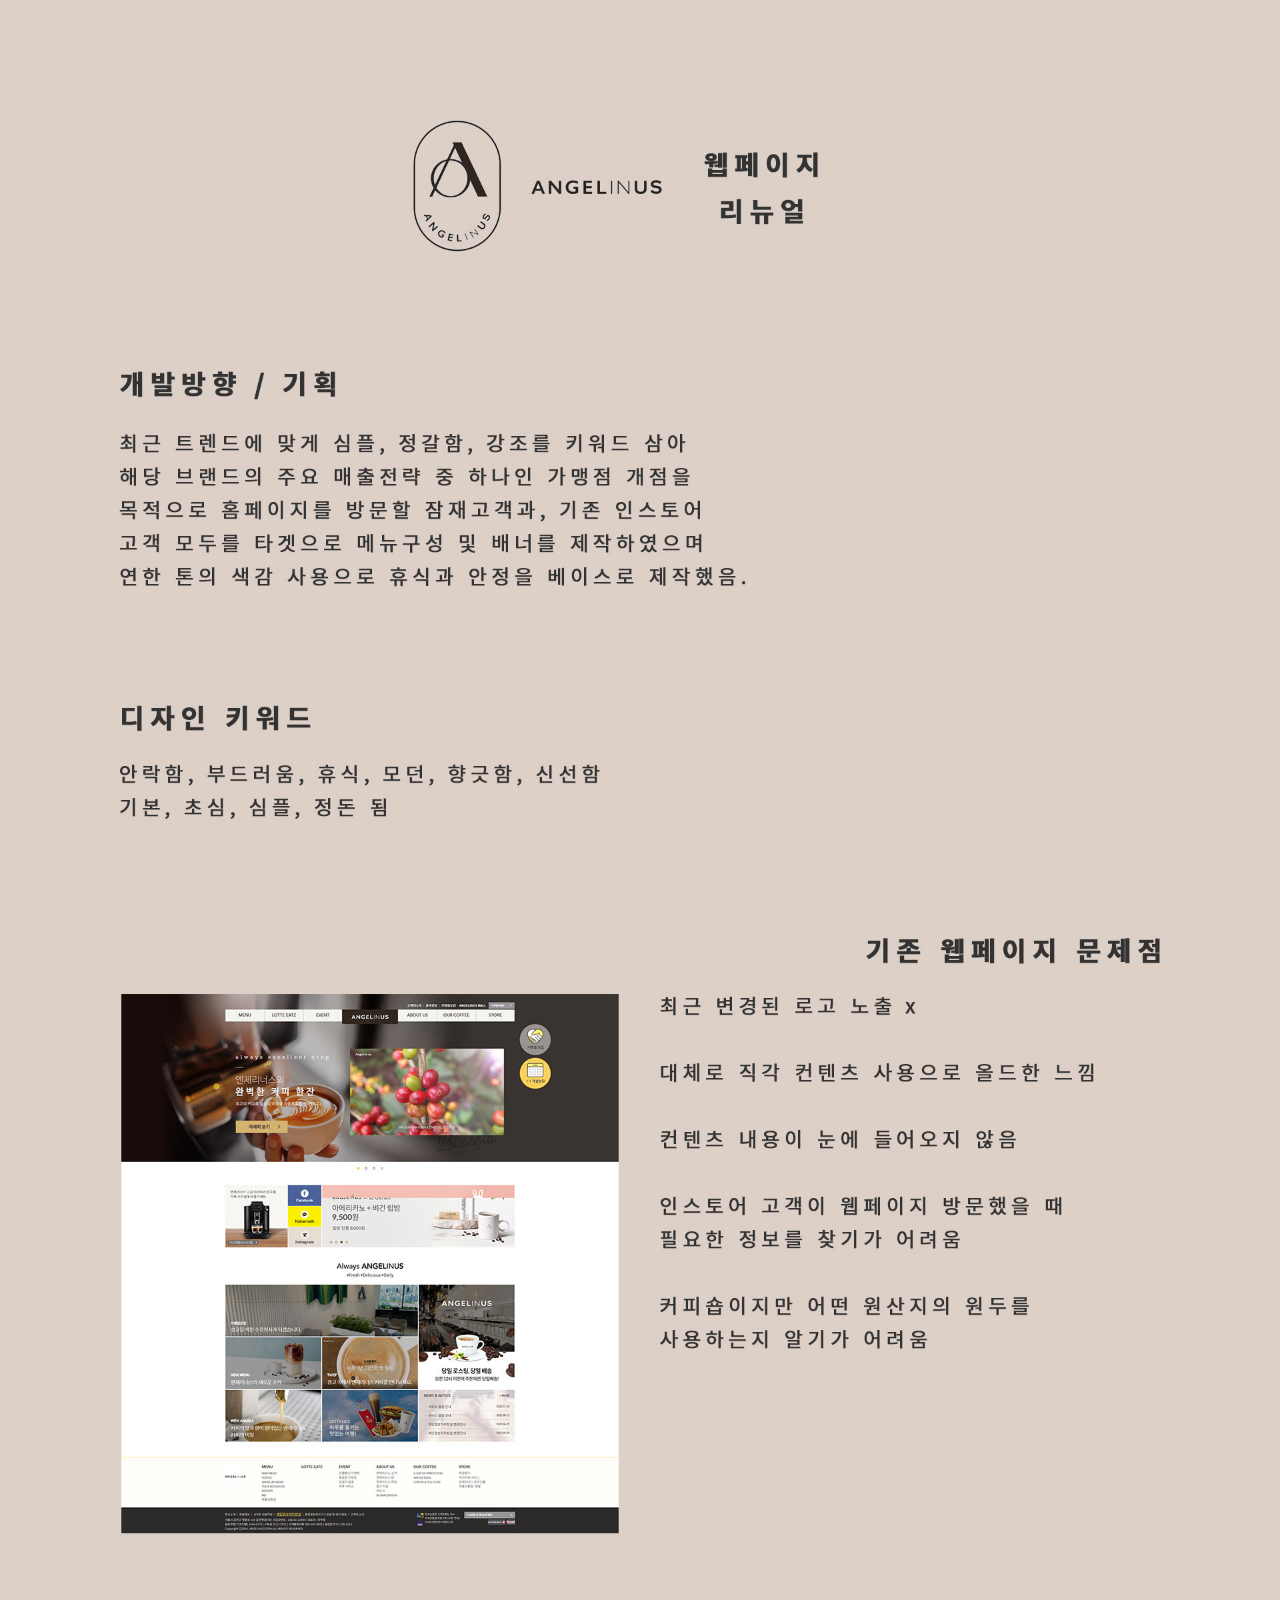
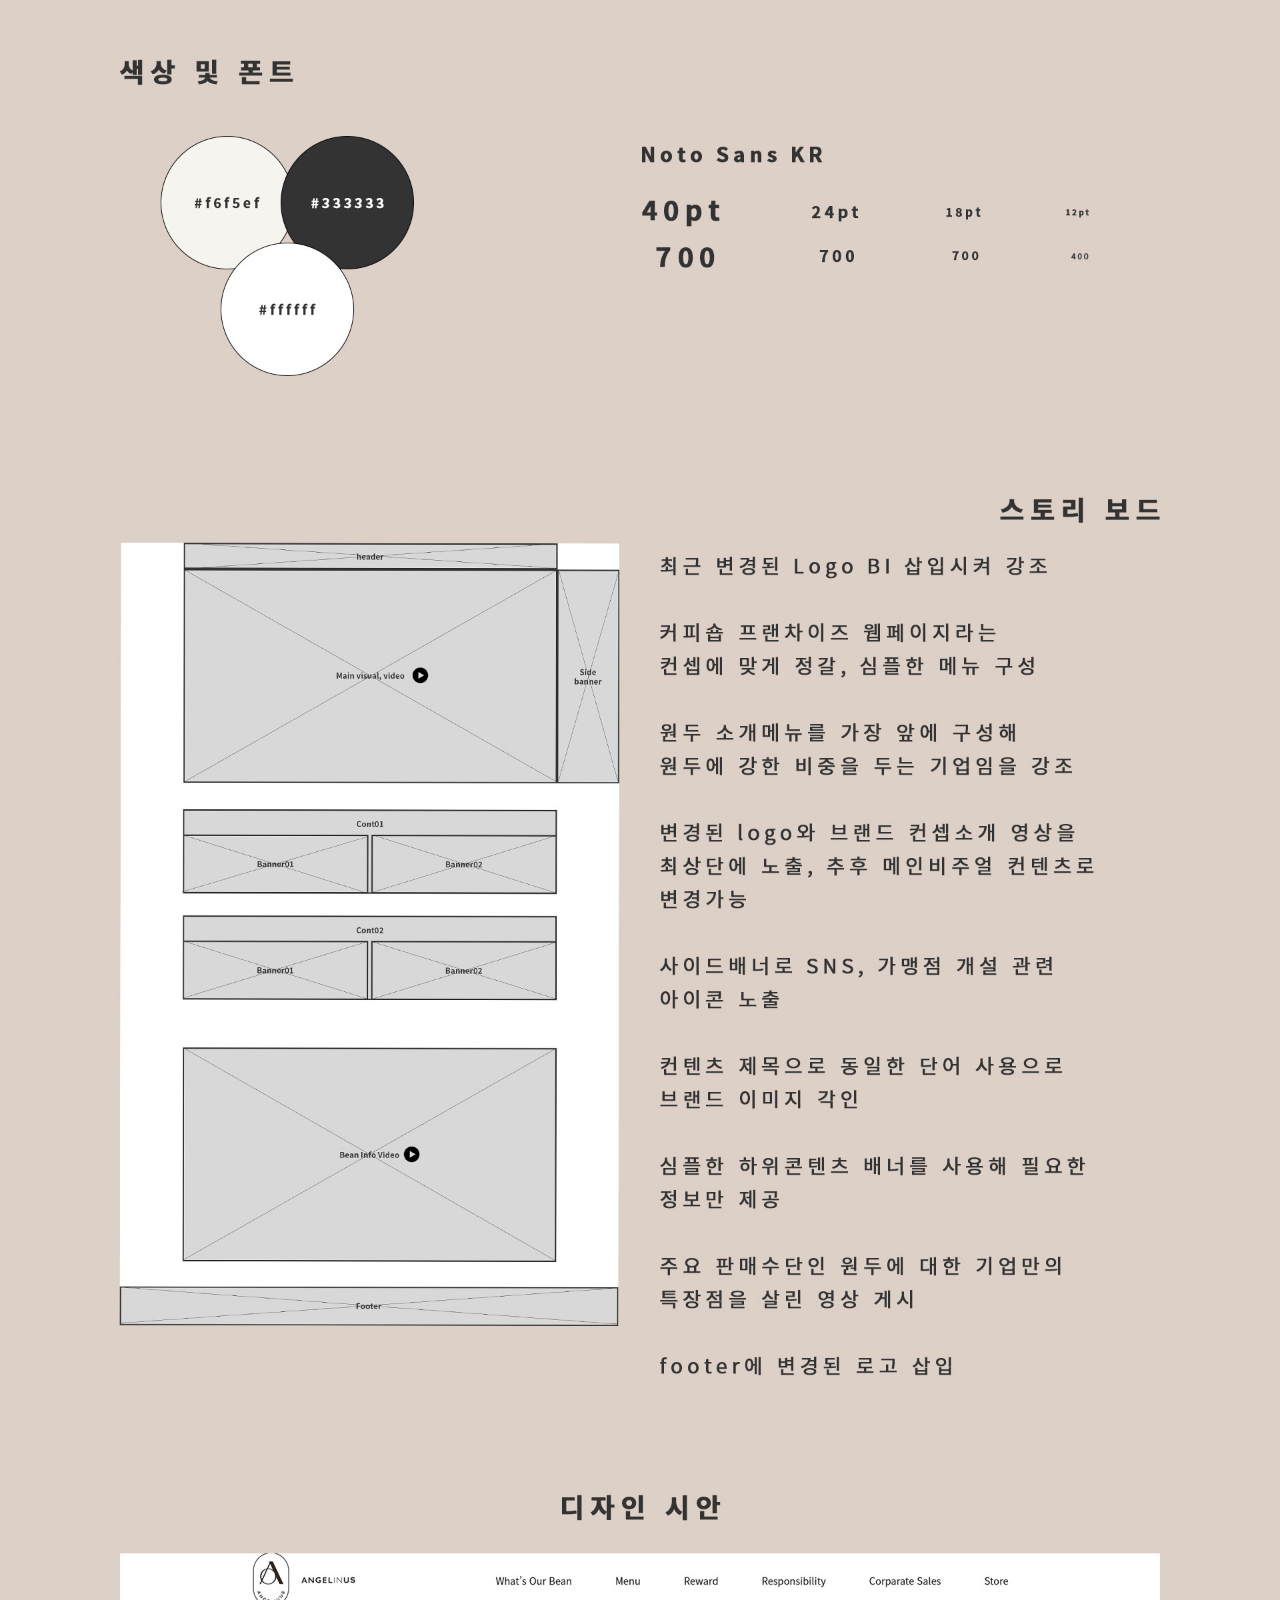
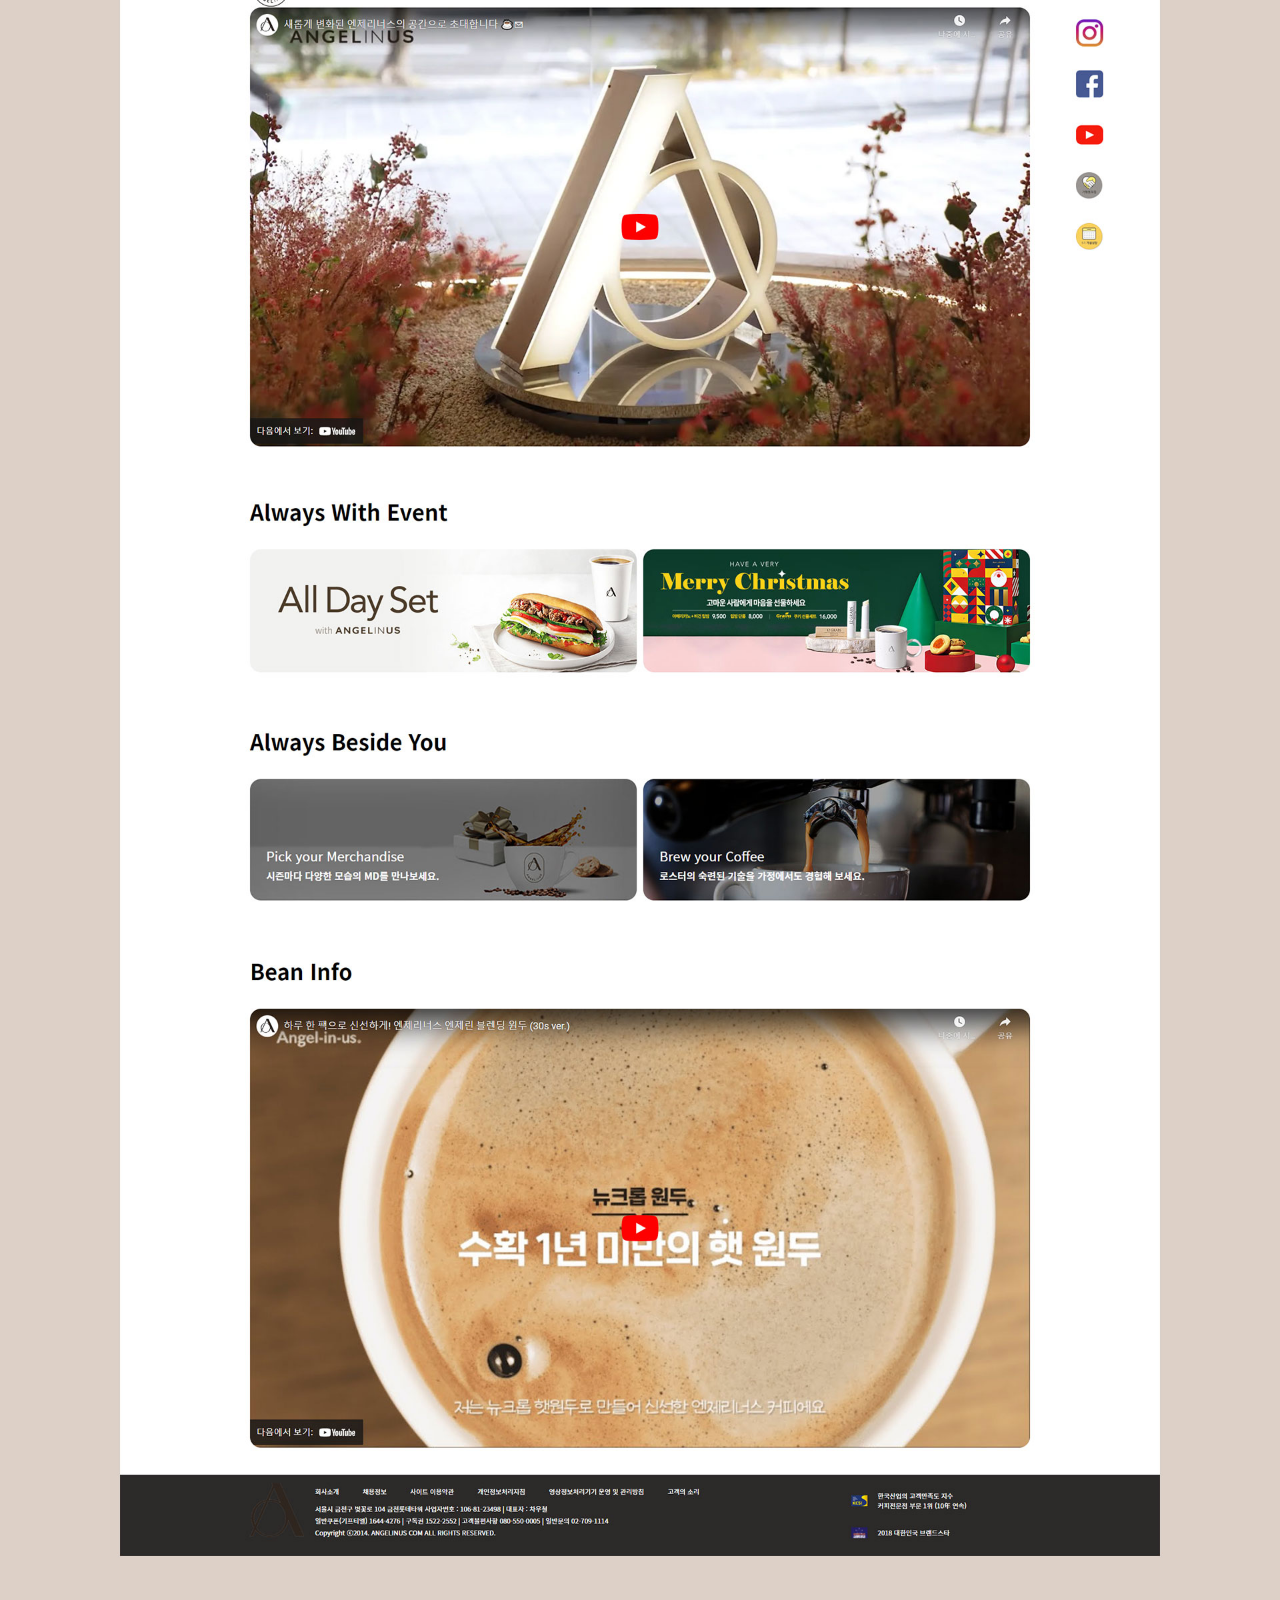
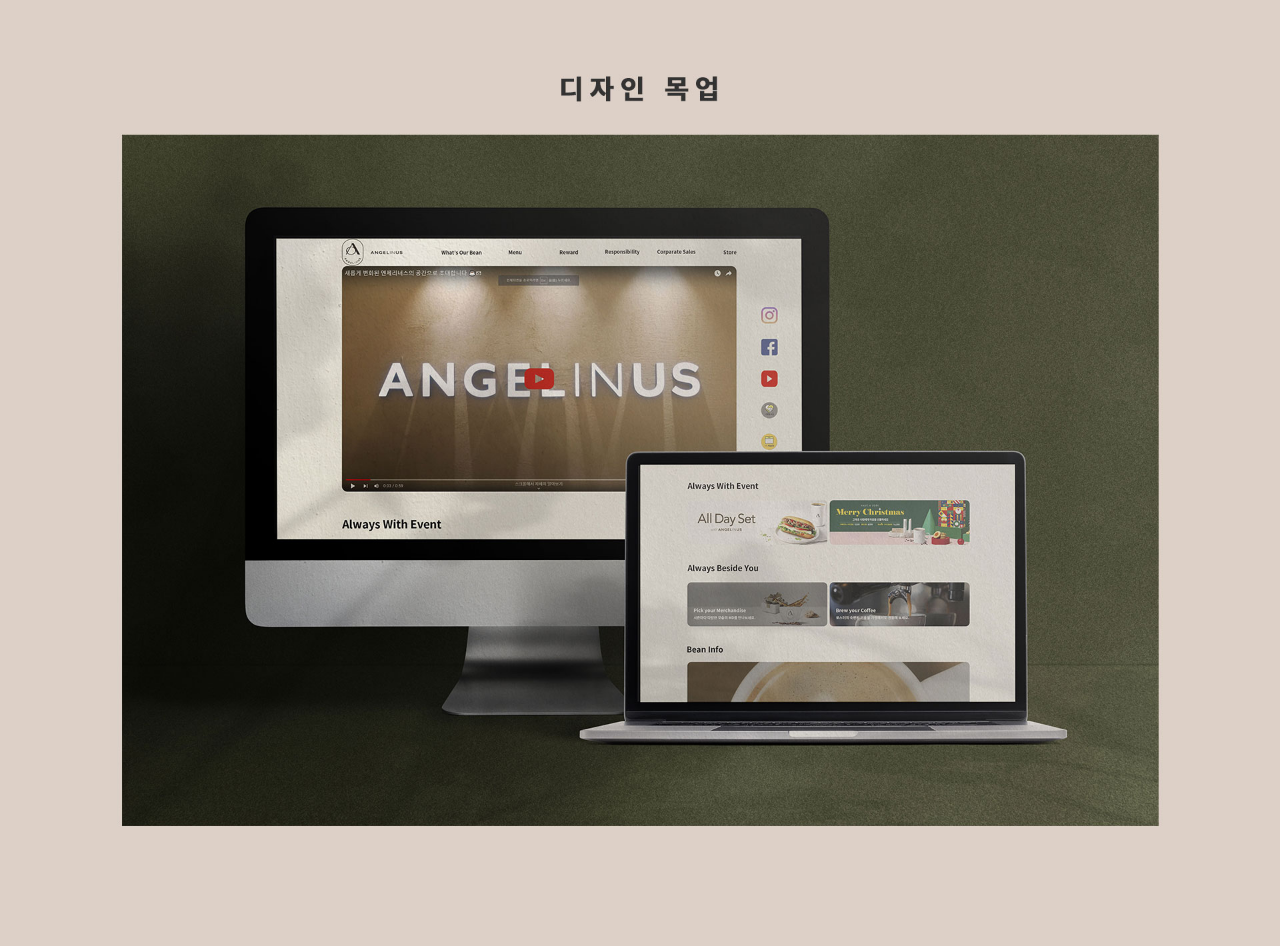
<file: img/web_contents_proposal/angelinus_renewal.html>
<!DOCTYPE html>
<html lang="ko">
<head>
    <meta charset="UTF-8">
    <meta http-equiv="X-UA-Compatible" content="IE=edge">
    <meta name="viewport" content="width=device-width, initial-scale=1.0">
    <title>엔제리너스 리뉴얼 기획서</title>
    <style>
        *{
            margin: 0;
            padding: 0;
        }
        div img{
            width: 100%;
        }
    </style>
</head>
<body>
    <div>
        <img src="img/angelinus.jpg" alt="">
    </div>
</body>
</html>
</file>
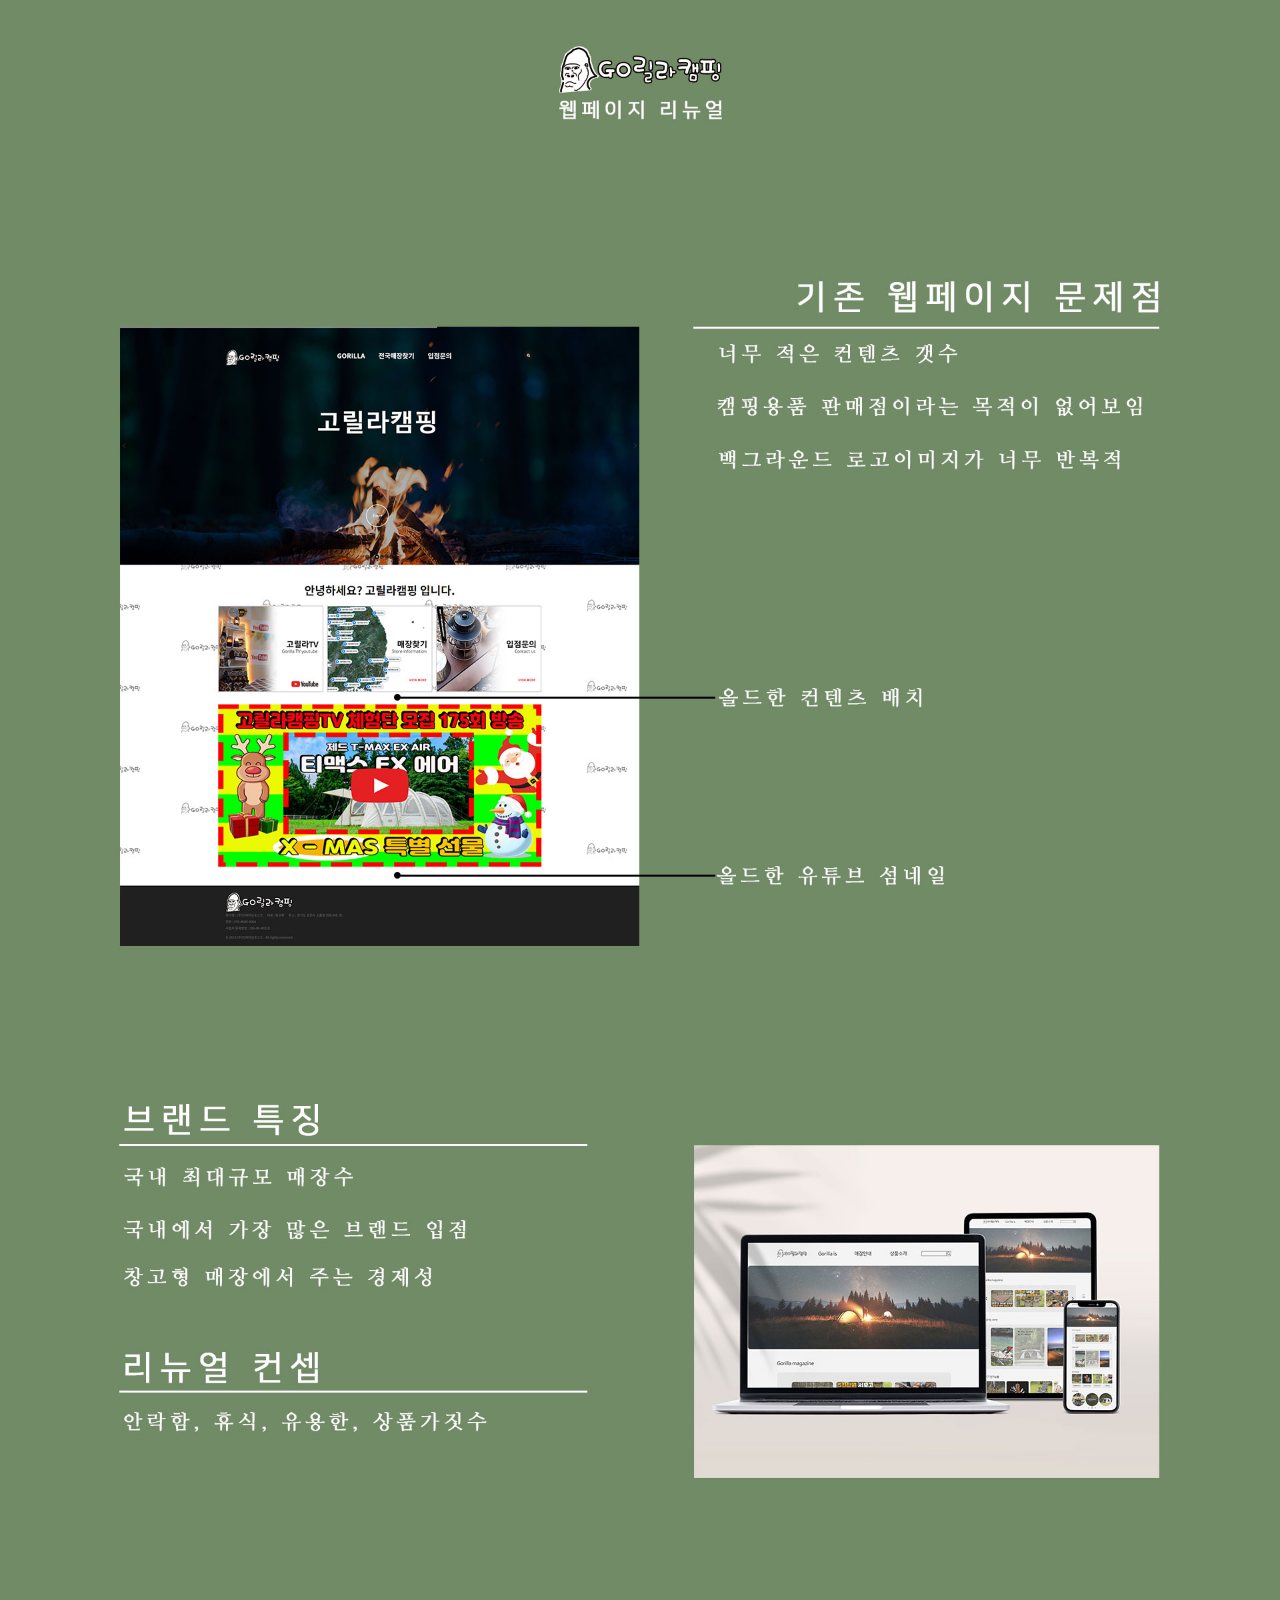
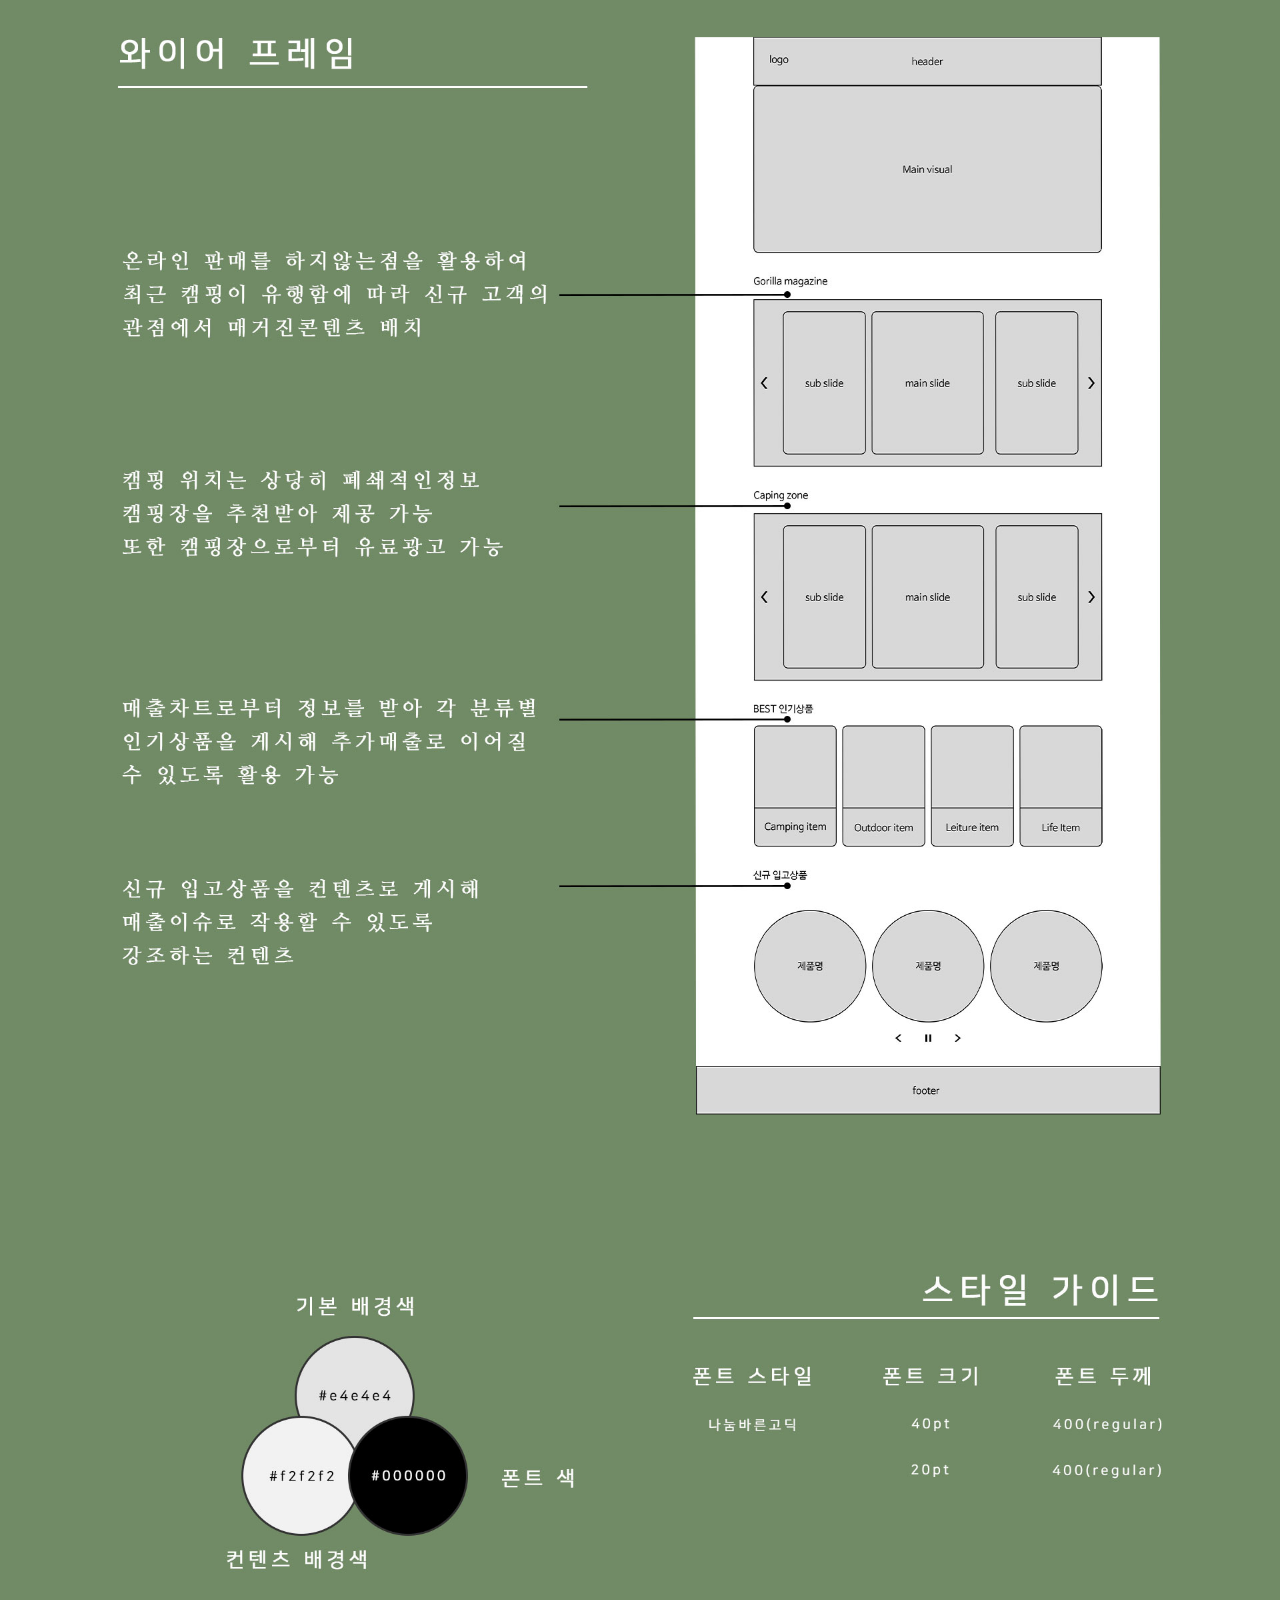
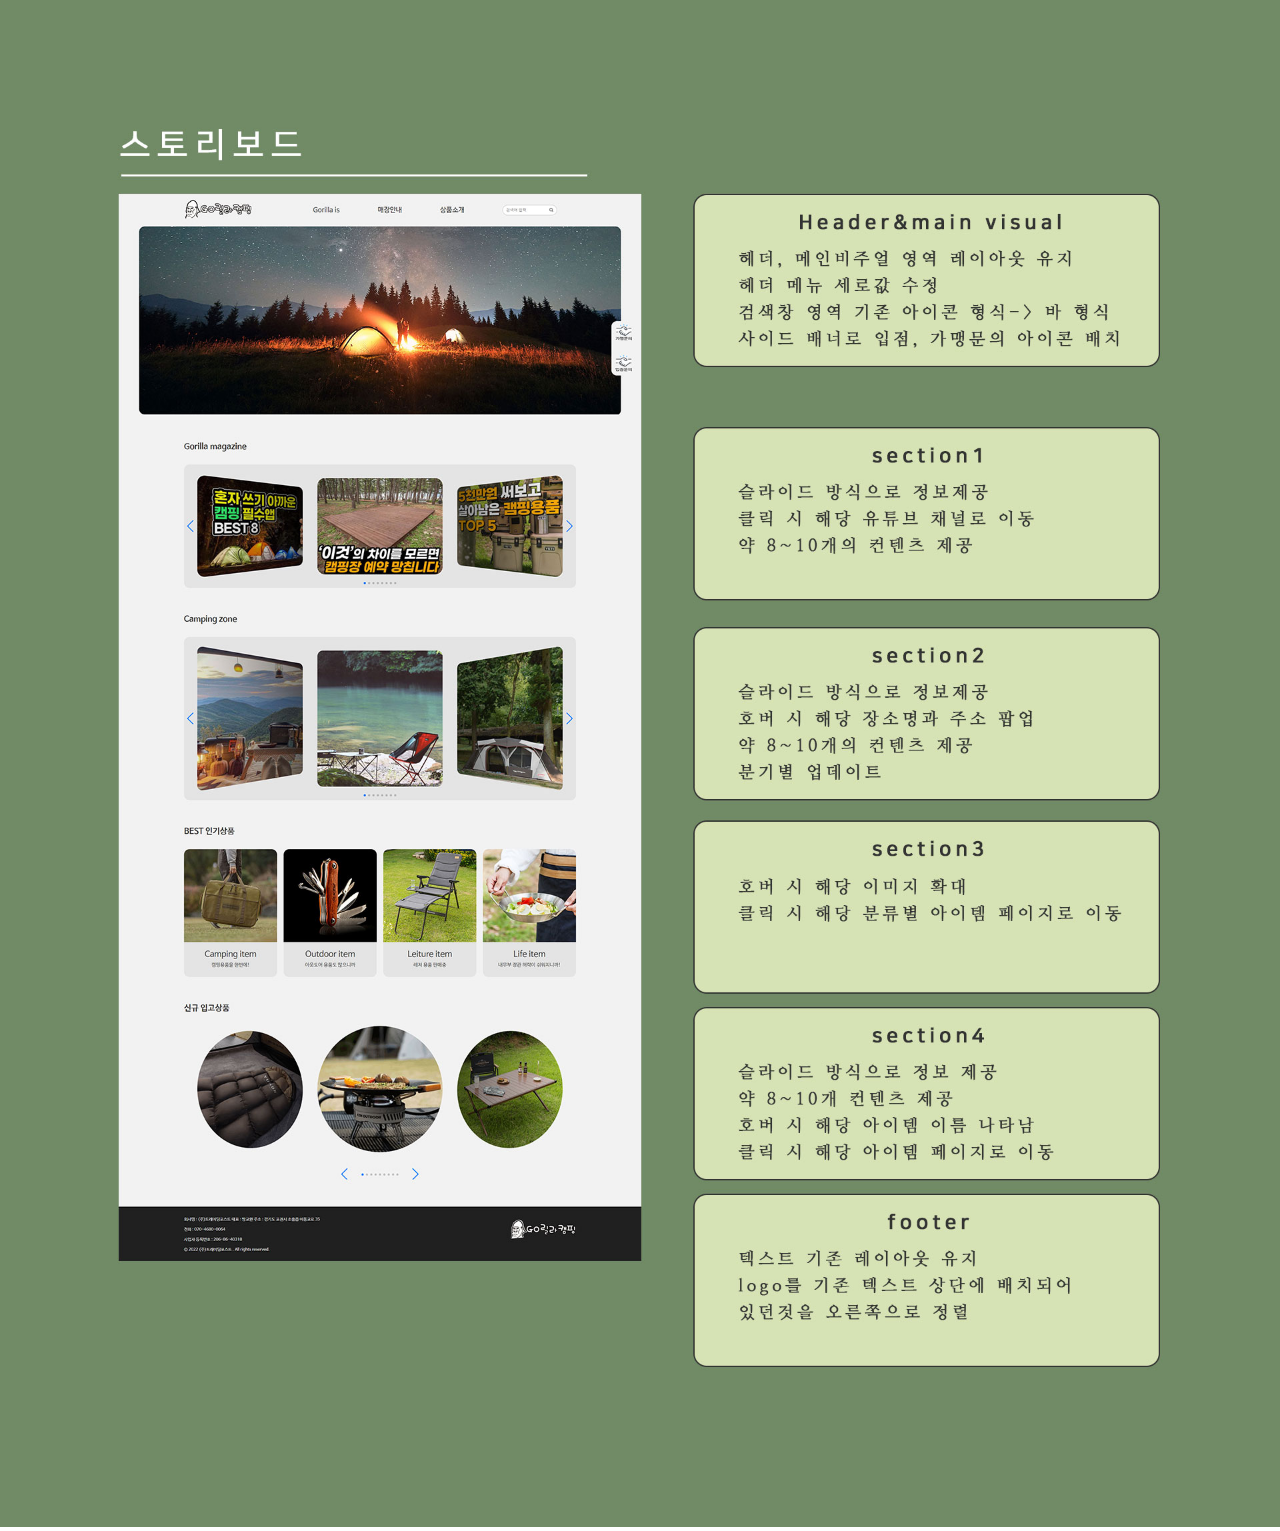
<file: img/web_contents_proposal/gorilla_camping_renewal.html>
<!DOCTYPE html>
<html lang="ko">
<head>
    <meta charset="UTF-8">
    <meta http-equiv="X-UA-Compatible" content="IE=edge">
    <meta name="viewport" content="width=device-width, initial-scale=1.0">
    <title>고릴라캠핑 리뉴얼 기획서</title>
    <style>
        *{
            margin: 0;
            padding: 0;
        }
        div img{
            width: 100%;
        }
    </style>
</head>
<body>
    <div class="proposal">
        <img src="img/gorilla.jpg" alt="">
    </div>
</body>
</html>
</file>
